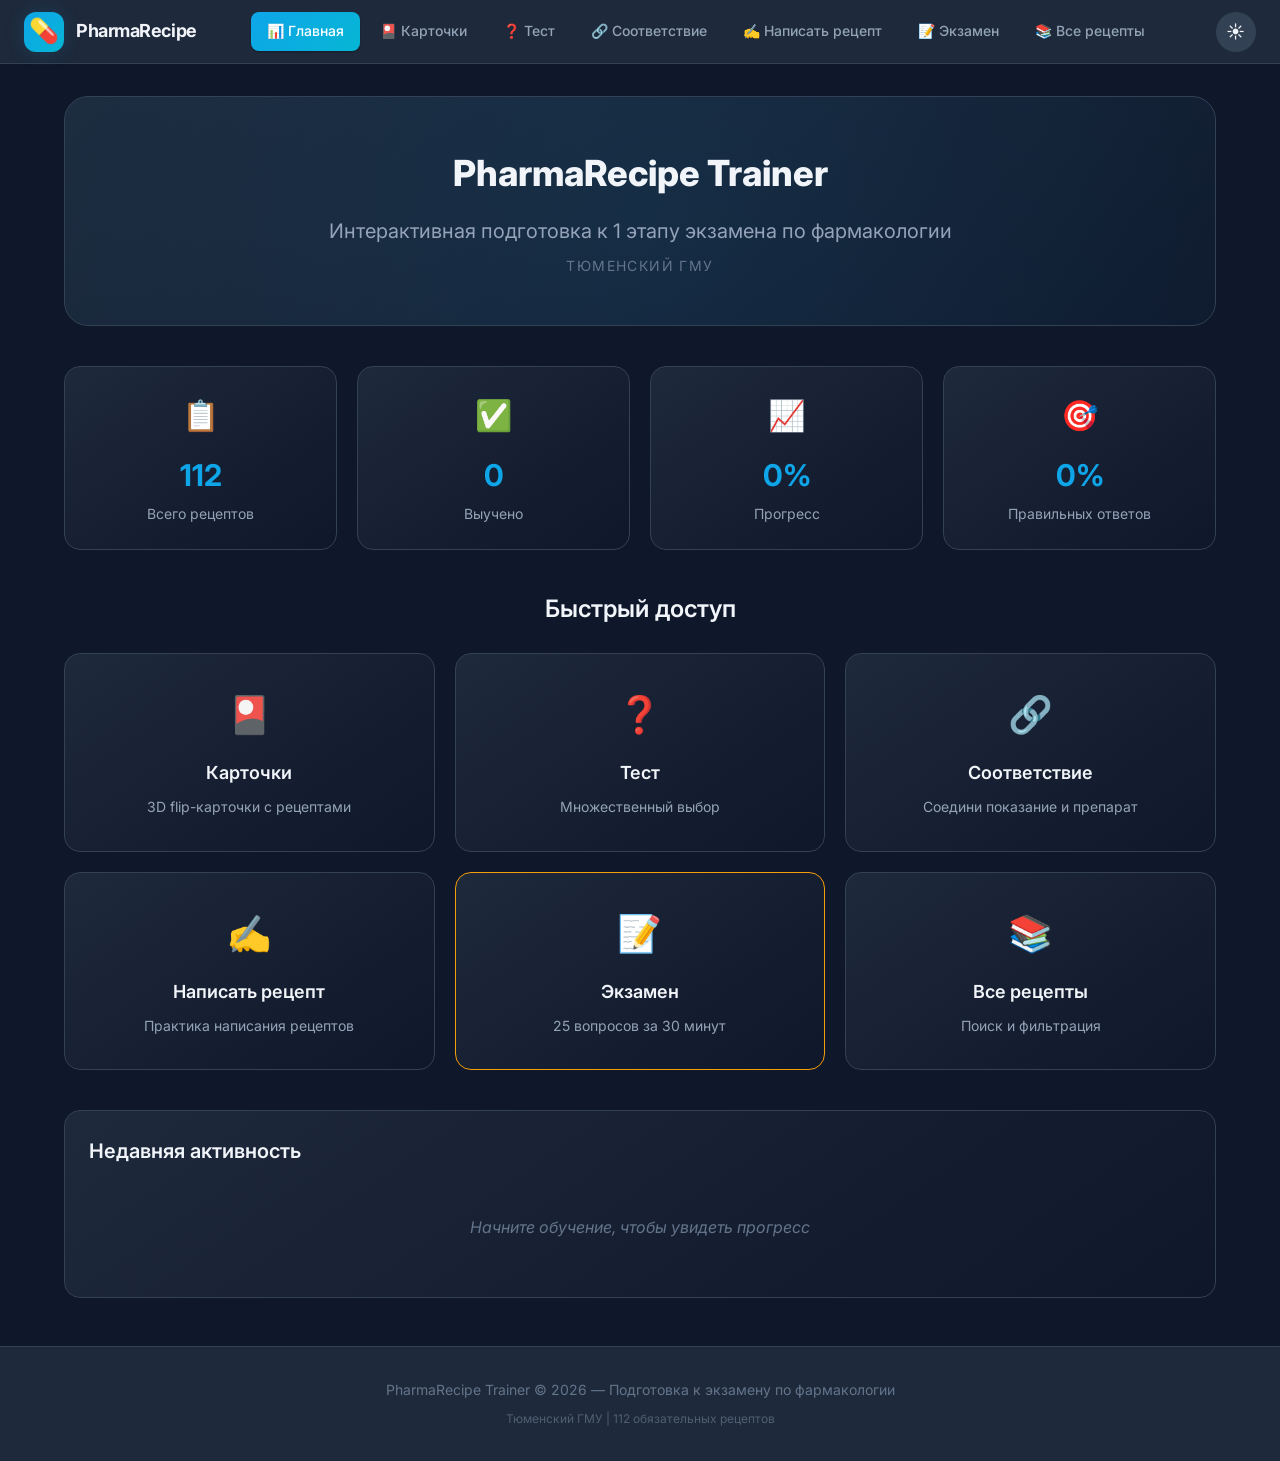
<file: index.html>
<!DOCTYPE html>
<html lang="ru">
<head>
  <meta charset="UTF-8">
  <meta name="viewport" content="width=device-width, initial-scale=1.0">
  <title>PharmaRecipe Trainer — Подготовка к экзамену по фармакологии</title>
  <link rel="stylesheet" href="styles.css">
  <!-- Preconnect for fonts -->
  <link rel="preconnect" href="https://fonts.googleapis.com">
  <link rel="preconnect" href="https://fonts.gstatic.com" crossorigin>
  <link href="https://fonts.googleapis.com/css2?family=Inter:wght@300;400;500;600;700&family=JetBrains+Mono:wght@400;500&display=swap" rel="stylesheet">
</head>
<body>
  <!-- ═══════════════════════════════════════════════════════════════ -->
  <!-- NAVIGATION BAR                                                 -->
  <!-- ═══════════════════════════════════════════════════════════════ -->
  <nav class="navbar" id="navbar">
    <div class="nav-brand">
      <div class="nav-logo">💊</div>
      <span class="nav-title">PharmaRecipe</span>
    </div>

    <button class="nav-toggle" id="navToggle" aria-label="Открыть меню">
      <span></span><span></span><span></span>
    </button>

    <ul class="nav-menu" id="navMenu">
      <li><a href="#dashboard" class="nav-link active" data-view="dashboard">📊 Главная</a></li>
      <li><a href="#flashcards" class="nav-link" data-view="flashcards">🎴 Карточки</a></li>
      <li><a href="#quiz" class="nav-link" data-view="quiz">❓ Тест</a></li>
      <li><a href="#matching" class="nav-link" data-view="matching">🔗 Соответствие</a></li>
      <li><a href="#write" class="nav-link" data-view="write">✍️ Написать рецепт</a></li>
      <li><a href="#exam" class="nav-link" data-view="exam">📝 Экзамен</a></li>
      <li><a href="#recipes" class="nav-link" data-view="recipes">📚 Все рецепты</a></li>
    </ul>

    <div class="nav-actions">
      <button class="theme-toggle" id="themeToggle" title="Переключить тему">
        <span class="theme-icon">🌙</span>
      </button>
    </div>
  </nav>

  <!-- ═══════════════════════════════════════════════════════════════ -->
  <!-- MOBILE OVERLAY                                                 -->
  <!-- ═══════════════════════════════════════════════════════════════ -->
  <div class="mobile-overlay" id="mobileOverlay"></div>

  <!-- ═══════════════════════════════════════════════════════════════ -->
  <!-- MAIN CONTENT AREA                                              -->
  <!-- ═══════════════════════════════════════════════════════════════ -->
  <main class="main-container" id="mainContainer">

    <!-- ───────────────────────────────────────────────────────────── -->
    <!-- VIEW: DASHBOARD                                               -->
    <!-- ───────────────────────────────────────────────────────────── -->
    <section class="view" id="view-dashboard">
      <div class="dashboard-hero">
        <h1>PharmaRecipe Trainer</h1>
        <p class="subtitle">Интерактивная подготовка к 1 этапу экзамена по фармакологии</p>
        <p class="university">Тюменский ГМУ</p>
      </div>

      <div class="stats-grid">
        <div class="stat-card">
          <div class="stat-icon">📋</div>
          <div class="stat-value" id="statTotal">0</div>
          <div class="stat-label">Всего рецептов</div>
        </div>
        <div class="stat-card">
          <div class="stat-icon">✅</div>
          <div class="stat-value" id="statLearned">0</div>
          <div class="stat-label">Выучено</div>
        </div>
        <div class="stat-card">
          <div class="stat-icon">📈</div>
          <div class="stat-value" id="statPercent">0%</div>
          <div class="stat-label">Прогресс</div>
        </div>
        <div class="stat-card">
          <div class="stat-icon">🎯</div>
          <div class="stat-value" id="statAccuracy">0%</div>
          <div class="stat-label">Правильных ответов</div>
        </div>
      </div>

      <div class="quick-access">
        <h2>Быстрый доступ</h2>
        <div class="quick-grid">
          <a href="#flashcards" class="quick-card">
            <span class="quick-icon">🎴</span>
            <span class="quick-title">Карточки</span>
            <span class="quick-desc">3D flip-карточки с рецептами</span>
          </a>
          <a href="#quiz" class="quick-card">
            <span class="quick-icon">❓</span>
            <span class="quick-title">Тест</span>
            <span class="quick-desc">Множественный выбор</span>
          </a>
          <a href="#matching" class="quick-card">
            <span class="quick-icon">🔗</span>
            <span class="quick-title">Соответствие</span>
            <span class="quick-desc">Соедини показание и препарат</span>
          </a>
          <a href="#write" class="quick-card">
            <span class="quick-icon">✍️</span>
            <span class="quick-title">Написать рецепт</span>
            <span class="quick-desc">Практика написания рецептов</span>
          </a>
          <a href="#exam" class="quick-card exam-card">
            <span class="quick-icon">📝</span>
            <span class="quick-title">Экзамен</span>
            <span class="quick-desc">25 вопросов за 30 минут</span>
          </a>
          <a href="#recipes" class="quick-card">
            <span class="quick-icon">📚</span>
            <span class="quick-title">Все рецепты</span>
            <span class="quick-desc">Поиск и фильтрация</span>
          </a>
        </div>
      </div>

      <div class="recent-activity" id="recentActivity">
        <h2>Недавняя активность</h2>
        <div class="activity-list" id="activityList">
          <p class="empty-state">Начните обучение, чтобы увидеть прогресс</p>
        </div>
      </div>
    </section>

    <!-- ───────────────────────────────────────────────────────────── -->
    <!-- VIEW: FLASHCARDS                                              -->
    <!-- ───────────────────────────────────────────────────────────── -->
    <section class="view hidden" id="view-flashcards">
      <div class="view-header">
        <h1>🎴 Карточки</h1>
        <p>Изучайте рецепты с 3D-эффектом переворота</p>
      </div>

      <div class="flashcard-controls">
        <div class="control-group">
          <label for="fcCategory">Категория:</label>
          <select id="fcCategory">
            <option value="all">Все категории</option>
          </select>
        </div>
        <div class="control-group">
          <label>
            <input type="checkbox" id="fcShuffle"> Случайный порядок
          </label>
        </div>
        <div class="control-group">
          <button class="btn btn-secondary" id="fcReset">↻ Сбросить прогресс</button>
        </div>
      </div>

      <div class="flashcard-progress">
        <div class="progress-bar">
          <div class="progress-fill" id="fcProgressFill"></div>
        </div>
        <span class="progress-text" id="fcProgressText">0 / 0</span>
      </div>

      <div class="flashcard-container" id="flashcardContainer">
        <div class="flashcard" id="flashcard">
          <div class="flashcard-inner">
            <div class="flashcard-front">
              <div class="fc-category" id="fcFrontCategory"></div>
              <div class="fc-indication" id="fcFrontIndication"></div>
              <div class="fc-drug" id="fcFrontDrug"></div>
              <div class="fc-hint">Нажмите, чтобы перевернуть ↻</div>
            </div>
            <div class="flashcard-back">
              <div class="fc-category" id="fcBackCategory"></div>
              <div class="fc-recipe" id="fcBackRecipe"></div>
              <div class="fc-note" id="fcBackNote"></div>
            </div>
          </div>
        </div>
      </div>

      <div class="flashcard-actions">
        <button class="btn btn-danger" id="fcAgain">🔁 Повторить</button>
        <button class="btn btn-primary" id="fcShow">👁 Показать ответ</button>
        <button class="btn btn-success" id="fcKnow">✅ Знаю</button>
      </div>
    </section>

    <!-- ───────────────────────────────────────────────────────────── -->
    <!-- VIEW: QUIZ                                                    -->
    <!-- ───────────────────────────────────────────────────────────── -->
    <section class="view hidden" id="view-quiz">
      <div class="view-header">
        <h1>❓ Тест с выбором ответа</h1>
        <p>Проверьте знания с разными типами вопросов</p>
      </div>

      <div class="quiz-setup" id="quizSetup">
        <div class="setup-card">
          <h3>Настройки теста</h3>
          <div class="setup-options">
            <div class="setup-option">
              <label>Количество вопросов:</label>
              <div class="radio-group">
                <label><input type="radio" name="quizCount" value="10" checked> 10</label>
                <label><input type="radio" name="quizCount" value="25"> 25</label>
                <label><input type="radio" name="quizCount" value="50"> 50</label>
              </div>
            </div>
            <div class="setup-option">
              <label>Категория:</label>
              <select id="quizCategory">
                <option value="all">Все категории</option>
              </select>
            </div>
          </div>
          <button class="btn btn-primary btn-large" id="quizStart">▶ Начать тест</button>
        </div>
      </div>

      <div class="quiz-game hidden" id="quizGame">
        <div class="quiz-progress">
          <div class="progress-bar">
            <div class="progress-fill" id="quizProgressFill"></div>
          </div>
          <span class="progress-text" id="quizProgressText">1 / 10</span>
        </div>

        <div class="quiz-question-card">
          <div class="quiz-type-badge" id="quizTypeBadge">Тип вопроса</div>
          <h2 class="quiz-question" id="quizQuestion"></h2>
          <div class="quiz-context" id="quizContext"></div>
        </div>

        <div class="quiz-options" id="quizOptions"></div>

        <div class="quiz-feedback hidden" id="quizFeedback">
          <div class="feedback-icon" id="feedbackIcon"></div>
          <div class="feedback-text" id="feedbackText"></div>
          <div class="feedback-explanation" id="feedbackExplanation"></div>
        </div>

        <div class="quiz-actions">
          <button class="btn btn-primary hidden" id="quizNext">Далее →</button>
        </div>
      </div>

      <div class="quiz-results hidden" id="quizResults">
        <div class="results-card">
          <div class="results-icon">🏆</div>
          <h2>Результаты теста</h2>
          <div class="results-score" id="quizScore"></div>
          <div class="results-stats" id="quizStats"></div>
          <div class="results-actions">
            <button class="btn btn-primary" id="quizRestart">↻ Пройти ещё раз</button>
            <a href="#dashboard" class="btn btn-secondary">На главную</a>
          </div>
        </div>
      </div>
    </section>

    <!-- ───────────────────────────────────────────────────────────── -->
    <!-- VIEW: MATCHING                                                -->
    <!-- ───────────────────────────────────────────────────────────── -->
    <section class="view hidden" id="view-matching">
      <div class="view-header">
        <h1>🔗 Задание на соответствие</h1>
        <p>Соедините показание, препарат и рецепт</p>
      </div>

      <div class="matching-setup" id="matchingSetup">
        <div class="setup-card">
          <h3>Настройки</h3>
          <div class="setup-options">
            <div class="setup-option">
              <label>Сложность:</label>
              <div class="radio-group">
                <label><input type="radio" name="matchDiff" value="easy" checked> Легко (3 пары)</label>
                <label><input type="radio" name="matchDiff" value="medium"> Средне (5 пар)</label>
                <label><input type="radio" name="matchDiff" value="hard"> Сложно (8 пар)</label>
              </div>
            </div>
          </div>
          <button class="btn btn-primary btn-large" id="matchStart">▶ Начать</button>
        </div>
      </div>

      <div class="matching-game hidden" id="matchingGame">
        <div class="matching-info">
          <span id="matchPairsFound">0</span> / <span id="matchPairsTotal">0</span> пар найдено
        </div>

        <div class="matching-board" id="matchingBoard">
          <!-- Generated dynamically -->
        </div>

        <div class="matching-actions">
          <button class="btn btn-secondary" id="matchShuffle">↻ Перемешать</button>
          <button class="btn btn-danger" id="matchGiveUp">Сдаться</button>
        </div>
      </div>

      <div class="matching-results hidden" id="matchingResults">
        <div class="results-card">
          <div class="results-icon">🎯</div>
          <h2>Результат</h2>
          <div class="results-score" id="matchScore"></div>
          <div class="results-actions">
            <button class="btn btn-primary" id="matchRestart">↻ Играть снова</button>
          </div>
        </div>
      </div>
    </section>

    <!-- ───────────────────────────────────────────────────────────── -->
    <!-- VIEW: WRITE RECIPE                                            -->
    <!-- ───────────────────────────────────────────────────────────── -->
    <section class="view hidden" id="view-write">
      <div class="view-header">
        <h1>✍️ Написать рецепт</h1>
        <p>Практикуйтесь в написании рецептов по показанию и препарату</p>
      </div>

      <div class="write-setup" id="writeSetup">
        <div class="setup-card">
          <h3>Настройки</h3>
          <div class="setup-options">
            <div class="setup-option">
              <label>Категория:</label>
              <select id="writeCategory">
                <option value="all">Все категории</option>
              </select>
            </div>
          </div>
          <button class="btn btn-primary btn-large" id="writeStart">▶ Начать</button>
        </div>
      </div>

      <div class="write-game hidden" id="writeGame">
        <div class="write-task">
          <div class="task-label">Показание:</div>
          <div class="task-indication" id="writeIndication"></div>
          <div class="task-label">Препарат:</div>
          <div class="task-drug" id="writeDrug"></div>
          <div class="task-label">Латинское название:</div>
          <div class="task-latin" id="writeLatin"></div>
        </div>

        <div class="write-input-area">
          <label for="writeRecipeInput">Напишите рецепт:</label>
          <textarea id="writeRecipeInput" rows="8" placeholder="Rp.: ...
D.t.d. N. ...
S. ..."></textarea>
          <div class="write-hints">
            <small>💡 Подсказка: начните с "Rp.:" и включите D.t.d. N. и S.</small>
          </div>
        </div>

        <div class="write-actions">
          <button class="btn btn-secondary" id="writeHint">💡 Подсказка</button>
          <button class="btn btn-primary" id="writeCheck">✓ Проверить</button>
          <button class="btn btn-success hidden" id="writeNext">Далее →</button>
        </div>

        <div class="write-feedback hidden" id="writeFeedback">
          <div class="feedback-header" id="writeFeedbackHeader"></div>
          <div class="feedback-details" id="writeFeedbackDetails"></div>
          <div class="correct-recipe" id="writeCorrectRecipe"></div>
        </div>
      </div>
    </section>

    <!-- ───────────────────────────────────────────────────────────── -->
    <!-- VIEW: EXAM MODE                                               -->
    <!-- ───────────────────────────────────────────────────────────── -->
    <section class="view hidden" id="view-exam">
      <div class="view-header">
        <h1>📝 Экзаменационный режим</h1>
        <p>25 случайных вопросов за 30 минут</p>
      </div>

      <div class="exam-setup" id="examSetup">
        <div class="setup-card exam-intro">
          <div class="exam-icon">🎓</div>
          <h3>Экзамен по фармакологии</h3>
          <ul class="exam-rules">
            <li>📋 25 случайных вопросов из всех категорий</li>
            <li>⏱️ На выполнение даётся 30 минут</li>
            <li>❌ Нельзя вернуться к предыдущим вопросам</li>
            <li>✅ Результат покажет процент правильных ответов и разбор ошибок</li>
          </ul>
          <button class="btn btn-primary btn-large" id="examStart">▶ Начать экзамен</button>
        </div>
      </div>

      <div class="exam-game hidden" id="examGame">
        <div class="exam-header">
          <div class="exam-timer" id="examTimer">30:00</div>
          <div class="exam-progress">
            <span id="examQuestionNum">1</span> / 25
          </div>
        </div>

        <div class="exam-question-card">
          <h2 class="exam-question" id="examQuestion"></h2>
          <div class="exam-context" id="examContext"></div>
        </div>

        <div class="exam-options" id="examOptions"></div>

        <div class="exam-actions">
          <button class="btn btn-primary" id="examNext">Ответить →</button>
        </div>
      </div>

      <div class="exam-results hidden" id="examResults">
        <div class="results-card">
          <div class="results-icon" id="examResultIcon">🎓</div>
          <h2>Результаты экзамена</h2>
          <div class="exam-time-spent" id="examTimeSpent"></div>
          <div class="results-score" id="examScore"></div>
          <div class="exam-grade" id="examGrade"></div>

          <div class="exam-breakdown" id="examBreakdown">
            <h3>Разбор ошибок</h3>
            <div class="breakdown-list" id="breakdownList"></div>
          </div>

          <div class="results-actions">
            <button class="btn btn-primary" id="examRestart">↻ Пройти ещё раз</button>
            <a href="#dashboard" class="btn btn-secondary">На главную</a>
          </div>
        </div>
      </div>
    </section>

    <!-- ───────────────────────────────────────────────────────────── -->
    <!-- VIEW: ALL RECIPES                                             -->
    <!-- ───────────────────────────────────────────────────────────── -->
    <section class="view hidden" id="view-recipes">
      <div class="view-header">
        <h1>📚 Все рецепты</h1>
        <p>Полная библиотека рецептов с поиском и фильтрацией</p>
      </div>

      <div class="recipes-toolbar">
        <div class="search-box">
          <input type="text" id="recipeSearch" placeholder="🔍 Поиск по показанию, препарату или латинскому названию...">
        </div>
        <div class="filter-box">
          <select id="recipeFilter">
            <option value="all">Все категории</option>
          </select>
        </div>
        <div class="sort-box">
          <select id="recipeSort">
            <option value="id">По номеру</option>
            <option value="category">По категории</option>
            <option value="drug">По препарату</option>
            <option value="learned">Сначала невыученные</option>
          </select>
        </div>
      </div>

      <div class="recipes-stats">
        <span id="recipesCount">Показано: 0 / 0</span>
        <button class="btn btn-small btn-danger" id="resetProgress">↻ Сбросить весь прогресс</button>
      </div>

      <div class="recipes-grid" id="recipesGrid">
        <!-- Generated dynamically -->
      </div>

      <div class="recipe-modal hidden" id="recipeModal">
        <div class="modal-overlay" id="modalOverlay"></div>
        <div class="modal-content">
          <button class="modal-close" id="modalClose">&times;</button>
          <div class="modal-body" id="modalBody"></div>
        </div>
      </div>
    </section>

  </main>

  <!-- ═══════════════════════════════════════════════════════════════ -->
  <!-- FOOTER                                                         -->
  <!-- ═══════════════════════════════════════════════════════════════ -->
  <footer class="footer">
    <p>PharmaRecipe Trainer &copy; 2026 — Подготовка к экзамену по фармакологии</p>
    <p class="footer-sub">Тюменский ГМУ | 112 обязательных рецептов</p>
  </footer>

  <!-- ═══════════════════════════════════════════════════════════════ -->
  <!-- SCRIPTS                                                        -->
  <!-- ═══════════════════════════════════════════════════════════════ -->
  <script src="data.js"></script>
  <script src="app.js"></script>
</body>
</html>
</file>
<file: styles.css>
/* ═══════════════════════════════════════════════════════════════ */
/* PHARMARECIPE TRAINER — STYLESHEET                              */
/* Modern medical dark theme with light mode support               */
/* ═══════════════════════════════════════════════════════════════ */

/* ─── CSS Custom Properties (Design Tokens) ─── */
:root {
  /* Color Palette — Dark Theme (Default) */
  --bg-primary: #0f172a;
  --bg-secondary: #1e293b;
  --bg-tertiary: #334155;
  --bg-card: #1e293b;
  --bg-card-hover: #263449;
  --bg-input: #0f172a;
  --bg-overlay: rgba(0, 0, 0, 0.7);

  --text-primary: #f1f5f9;
  --text-secondary: #94a3b8;
  --text-muted: #64748b;
  --text-accent: #38bdf8;

  --border-color: #334155;
  --border-light: #475569;

  /* Medical Accent Colors */
  --accent-primary: #0ea5e9;
  --accent-secondary: #06b6d4;
  --accent-success: #22c55e;
  --accent-warning: #f59e0b;
  --accent-danger: #ef4444;
  --accent-info: #8b5cf6;

  /* Gradients */
  --gradient-primary: linear-gradient(135deg, #0ea5e9 0%, #06b6d4 100%);
  --gradient-success: linear-gradient(135deg, #22c55e 0%, #16a34a 100%);
  --gradient-danger: linear-gradient(135deg, #ef4444 0%, #dc2626 100%);
  --gradient-card: linear-gradient(145deg, #1e293b 0%, #0f172a 100%);

  /* Shadows */
  --shadow-sm: 0 1px 2px rgba(0, 0, 0, 0.3);
  --shadow-md: 0 4px 6px -1px rgba(0, 0, 0, 0.4), 0 2px 4px -2px rgba(0, 0, 0, 0.3);
  --shadow-lg: 0 10px 15px -3px rgba(0, 0, 0, 0.5), 0 4px 6px -4px rgba(0, 0, 0, 0.4);
  --shadow-glow: 0 0 20px rgba(14, 165, 233, 0.15);

  /* Typography */
  --font-sans: 'Inter', -apple-system, BlinkMacSystemFont, 'Segoe UI', Roboto, sans-serif;
  --font-mono: 'JetBrains Mono', 'Fira Code', 'Consolas', monospace;

  --text-xs: 0.75rem;
  --text-sm: 0.875rem;
  --text-base: 1rem;
  --text-lg: 1.125rem;
  --text-xl: 1.25rem;
  --text-2xl: 1.5rem;
  --text-3xl: 1.875rem;
  --text-4xl: 2.25rem;

  /* Spacing */
  --space-1: 0.25rem;
  --space-2: 0.5rem;
  --space-3: 0.75rem;
  --space-4: 1rem;
  --space-5: 1.25rem;
  --space-6: 1.5rem;
  --space-8: 2rem;
  --space-10: 2.5rem;
  --space-12: 3rem;

  /* Border Radius */
  --radius-sm: 0.375rem;
  --radius-md: 0.5rem;
  --radius-lg: 0.75rem;
  --radius-xl: 1rem;
  --radius-2xl: 1.5rem;
  --radius-full: 9999px;

  /* Transitions */
  --transition-fast: 150ms ease;
  --transition-base: 250ms ease;
  --transition-slow: 350ms ease;

  /* Layout */
  --navbar-height: 64px;
  --max-width: 1200px;
  --sidebar-width: 260px;
}

/* ─── Light Theme ─── */
[data-theme="light"] {
  --bg-primary: #f8fafc;
  --bg-secondary: #ffffff;
  --bg-tertiary: #e2e8f0;
  --bg-card: #ffffff;
  --bg-card-hover: #f1f5f9;
  --bg-input: #f8fafc;
  --bg-overlay: rgba(0, 0, 0, 0.5);

  --text-primary: #0f172a;
  --text-secondary: #475569;
  --text-muted: #94a3b8;
  --text-accent: #0284c7;

  --border-color: #e2e8f0;
  --border-light: #cbd5e1;

  --shadow-sm: 0 1px 2px rgba(0, 0, 0, 0.05);
  --shadow-md: 0 4px 6px -1px rgba(0, 0, 0, 0.1), 0 2px 4px -2px rgba(0, 0, 0, 0.05);
  --shadow-lg: 0 10px 15px -3px rgba(0, 0, 0, 0.1), 0 4px 6px -4px rgba(0, 0, 0, 0.05);
  --shadow-glow: 0 0 20px rgba(14, 165, 233, 0.1);

  --gradient-card: linear-gradient(145deg, #ffffff 0%, #f8fafc 100%);
}

/* ─── Reset & Base ─── */
*, *::before, *::after {
  box-sizing: border-box;
  margin: 0;
  padding: 0;
}

html {
  scroll-behavior: smooth;
  font-size: 16px;
}

body {
  font-family: var(--font-sans);
  background-color: var(--bg-primary);
  color: var(--text-primary);
  line-height: 1.6;
  min-height: 100vh;
  overflow-x: hidden;
  -webkit-font-smoothing: antialiased;
  -moz-osx-font-smoothing: grayscale;
}

a {
  color: var(--accent-primary);
  text-decoration: none;
  transition: color var(--transition-fast);
}

a:hover {
  color: var(--accent-secondary);
}

button {
  font-family: inherit;
  cursor: pointer;
  border: none;
  background: none;
}

input, select, textarea {
  font-family: inherit;
  font-size: inherit;
}

img {
  max-width: 100%;
  height: auto;
}

/* ─── Utility Classes ─── */
.hidden { display: none !important; }
.sr-only {
  position: absolute;
  width: 1px;
  height: 1px;
  padding: 0;
  margin: -1px;
  overflow: hidden;
  clip: rect(0, 0, 0, 0);
  white-space: nowrap;
  border: 0;
}

/* ═══════════════════════════════════════════════════════════════ */
/* NAVIGATION                                                     */
/* ═══════════════════════════════════════════════════════════════ */

.navbar {
  position: fixed;
  top: 0;
  left: 0;
  right: 0;
  height: var(--navbar-height);
  background: var(--bg-secondary);
  border-bottom: 1px solid var(--border-color);
  display: flex;
  align-items: center;
  justify-content: space-between;
  padding: 0 var(--space-6);
  z-index: 1000;
  backdrop-filter: blur(12px);
  -webkit-backdrop-filter: blur(12px);
}

.nav-brand {
  display: flex;
  align-items: center;
  gap: var(--space-3);
}

.nav-logo {
  font-size: var(--text-2xl);
  width: 40px;
  height: 40px;
  display: flex;
  align-items: center;
  justify-content: center;
  background: var(--gradient-primary);
  border-radius: var(--radius-lg);
  box-shadow: var(--shadow-glow);
}

.nav-title {
  font-size: var(--text-lg);
  font-weight: 700;
  color: var(--text-primary);
  letter-spacing: -0.025em;
}

.nav-menu {
  display: flex;
  list-style: none;
  gap: var(--space-1);
}

.nav-link {
  display: flex;
  align-items: center;
  gap: var(--space-2);
  padding: var(--space-2) var(--space-4);
  border-radius: var(--radius-md);
  color: var(--text-secondary);
  font-size: var(--text-sm);
  font-weight: 500;
  transition: all var(--transition-fast);
  white-space: nowrap;
}

.nav-link:hover {
  background: var(--bg-tertiary);
  color: var(--text-primary);
}

.nav-link.active {
  background: var(--gradient-primary);
  color: white;
  box-shadow: var(--shadow-sm);
}

.nav-actions {
  display: flex;
  align-items: center;
  gap: var(--space-3);
}

.theme-toggle {
  width: 40px;
  height: 40px;
  border-radius: var(--radius-full);
  background: var(--bg-tertiary);
  color: var(--text-primary);
  font-size: var(--text-lg);
  display: flex;
  align-items: center;
  justify-content: center;
  transition: all var(--transition-fast);
}

.theme-toggle:hover {
  background: var(--accent-primary);
  transform: rotate(20deg);
}

/* Mobile Nav Toggle */
.nav-toggle {
  display: none;
  flex-direction: column;
  gap: 4px;
  padding: var(--space-2);
}

.nav-toggle span {
  display: block;
  width: 24px;
  height: 2px;
  background: var(--text-primary);
  border-radius: var(--radius-full);
  transition: all var(--transition-fast);
}

.nav-toggle.active span:nth-child(1) {
  transform: rotate(45deg) translate(5px, 5px);
}

.nav-toggle.active span:nth-child(2) {
  opacity: 0;
}

.nav-toggle.active span:nth-child(3) {
  transform: rotate(-45deg) translate(5px, -5px);
}

.mobile-overlay {
  display: none;
  position: fixed;
  inset: 0;
  background: var(--bg-overlay);
  z-index: 998;
}

.mobile-overlay.active {
  display: block;
}

/* ═══════════════════════════════════════════════════════════════ */
/* MAIN CONTAINER                                                 */
/* ═══════════════════════════════════════════════════════════════ */

.main-container {
  max-width: var(--max-width);
  margin: 0 auto;
  padding: calc(var(--navbar-height) + var(--space-8)) var(--space-6) var(--space-12);
  min-height: 100vh;
}

/* ─── Views ─── */
.view {
  animation: fadeIn 0.4s ease;
}

@keyframes fadeIn {
  from { opacity: 0; transform: translateY(10px); }
  to { opacity: 1; transform: translateY(0); }
}

.view-header {
  text-align: center;
  margin-bottom: var(--space-10);
  padding: var(--space-8) 0;
}

.view-header h1 {
  font-size: var(--text-4xl);
  font-weight: 700;
  margin-bottom: var(--space-3);
  background: var(--gradient-primary);
  -webkit-background-clip: text;
  -webkit-text-fill-color: transparent;
  background-clip: text;
}

.view-header p {
  font-size: var(--text-lg);
  color: var(--text-secondary);
  max-width: 600px;
  margin: 0 auto;
}

/* ═══════════════════════════════════════════════════════════════ */
/* DASHBOARD                                                      */
/* ═══════════════════════════════════════════════════════════════ */

.dashboard-hero {
  text-align: center;
  padding: var(--space-12) var(--space-6);
  margin-bottom: var(--space-10);
  background: var(--gradient-card);
  border-radius: var(--radius-2xl);
  border: 1px solid var(--border-color);
  position: relative;
  overflow: hidden;
}

.dashboard-hero::before {
  content: '';
  position: absolute;
  top: -50%;
  left: -50%;
  width: 200%;
  height: 200%;
  background: radial-gradient(circle, rgba(14, 165, 233, 0.1) 0%, transparent 70%);
  animation: pulse 4s ease-in-out infinite;
}

@keyframes pulse {
  0%, 100% { transform: scale(1); opacity: 0.5; }
  50% { transform: scale(1.1); opacity: 0.8; }
}

.dashboard-hero h1 {
  font-size: var(--text-4xl);
  font-weight: 800;
  margin-bottom: var(--space-3);
  position: relative;
  z-index: 1;
}

.dashboard-hero .subtitle {
  font-size: var(--text-xl);
  color: var(--text-secondary);
  margin-bottom: var(--space-2);
  position: relative;
  z-index: 1;
}

.dashboard-hero .university {
  font-size: var(--text-sm);
  color: var(--text-muted);
  text-transform: uppercase;
  letter-spacing: 0.1em;
  position: relative;
  z-index: 1;
}

/* Stats Grid */
.stats-grid {
  display: grid;
  grid-template-columns: repeat(4, 1fr);
  gap: var(--space-5);
  margin-bottom: var(--space-10);
}

.stat-card {
  background: var(--gradient-card);
  border: 1px solid var(--border-color);
  border-radius: var(--radius-xl);
  padding: var(--space-6);
  text-align: center;
  transition: all var(--transition-base);
  position: relative;
  overflow: hidden;
}

.stat-card::after {
  content: '';
  position: absolute;
  top: 0;
  left: 0;
  right: 0;
  height: 3px;
  background: var(--gradient-primary);
  opacity: 0;
  transition: opacity var(--transition-fast);
}

.stat-card:hover {
  transform: translateY(-4px);
  box-shadow: var(--shadow-lg);
  border-color: var(--accent-primary);
}

.stat-card:hover::after {
  opacity: 1;
}

.stat-icon {
  font-size: var(--text-3xl);
  margin-bottom: var(--space-3);
}

.stat-value {
  font-size: var(--text-3xl);
  font-weight: 700;
  color: var(--accent-primary);
  margin-bottom: var(--space-1);
}

.stat-label {
  font-size: var(--text-sm);
  color: var(--text-secondary);
}

/* Quick Access */
.quick-access {
  margin-bottom: var(--space-10);
}

.quick-access h2 {
  font-size: var(--text-2xl);
  font-weight: 600;
  margin-bottom: var(--space-6);
  text-align: center;
}

.quick-grid {
  display: grid;
  grid-template-columns: repeat(3, 1fr);
  gap: var(--space-5);
}

.quick-card {
  display: flex;
  flex-direction: column;
  align-items: center;
  text-align: center;
  padding: var(--space-8) var(--space-6);
  background: var(--gradient-card);
  border: 1px solid var(--border-color);
  border-radius: var(--radius-xl);
  transition: all var(--transition-base);
  color: var(--text-primary);
}

.quick-card:hover {
  transform: translateY(-6px);
  box-shadow: var(--shadow-lg), var(--shadow-glow);
  border-color: var(--accent-primary);
  color: var(--text-primary);
}

.quick-icon {
  font-size: var(--text-4xl);
  margin-bottom: var(--space-4);
  transition: transform var(--transition-base);
}

.quick-card:hover .quick-icon {
  transform: scale(1.2);
}

.quick-title {
  font-size: var(--text-lg);
  font-weight: 600;
  margin-bottom: var(--space-2);
}

.quick-desc {
  font-size: var(--text-sm);
  color: var(--text-secondary);
}

.exam-card {
  border-color: var(--accent-warning);
}

.exam-card:hover {
  border-color: var(--accent-warning);
  box-shadow: var(--shadow-lg), 0 0 20px rgba(245, 158, 11, 0.15);
}

/* Recent Activity */
.recent-activity {
  background: var(--gradient-card);
  border: 1px solid var(--border-color);
  border-radius: var(--radius-xl);
  padding: var(--space-6);
}

.recent-activity h2 {
  font-size: var(--text-xl);
  font-weight: 600;
  margin-bottom: var(--space-4);
}

.activity-list {
  display: flex;
  flex-direction: column;
  gap: var(--space-3);
}

.activity-item {
  display: flex;
  align-items: center;
  gap: var(--space-4);
  padding: var(--space-4);
  background: var(--bg-primary);
  border-radius: var(--radius-lg);
  border-left: 3px solid var(--accent-primary);
}

.activity-icon {
  font-size: var(--text-xl);
  width: 40px;
  height: 40px;
  display: flex;
  align-items: center;
  justify-content: center;
  background: var(--bg-tertiary);
  border-radius: var(--radius-md);
}

.activity-content {
  flex: 1;
}

.activity-title {
  font-weight: 600;
  font-size: var(--text-sm);
}

.activity-time {
  font-size: var(--text-xs);
  color: var(--text-muted);
}

.activity-score {
  font-weight: 700;
  color: var(--accent-primary);
}

.empty-state {
  text-align: center;
  color: var(--text-muted);
  padding: var(--space-8);
  font-style: italic;
}

/* ═══════════════════════════════════════════════════════════════ */
/* BUTTONS                                                        */
/* ═══════════════════════════════════════════════════════════════ */

.btn {
  display: inline-flex;
  align-items: center;
  justify-content: center;
  gap: var(--space-2);
  padding: var(--space-3) var(--space-5);
  border-radius: var(--radius-lg);
  font-size: var(--text-sm);
  font-weight: 600;
  transition: all var(--transition-fast);
  border: 1px solid transparent;
  cursor: pointer;
  white-space: nowrap;
}

.btn-primary {
  background: var(--gradient-primary);
  color: white;
  box-shadow: var(--shadow-sm);
}

.btn-primary:hover {
  transform: translateY(-2px);
  box-shadow: var(--shadow-md), var(--shadow-glow);
}

.btn-secondary {
  background: var(--bg-tertiary);
  color: var(--text-primary);
  border-color: var(--border-light);
}

.btn-secondary:hover {
  background: var(--bg-card-hover);
  border-color: var(--accent-primary);
}

.btn-success {
  background: var(--gradient-success);
  color: white;
}

.btn-success:hover {
  transform: translateY(-2px);
  box-shadow: var(--shadow-md), 0 0 20px rgba(34, 197, 94, 0.2);
}

.btn-danger {
  background: var(--gradient-danger);
  color: white;
}

.btn-danger:hover {
  transform: translateY(-2px);
  box-shadow: var(--shadow-md), 0 0 20px rgba(239, 68, 68, 0.2);
}

.btn-large {
  padding: var(--space-4) var(--space-8);
  font-size: var(--text-base);
}

.btn-small {
  padding: var(--space-2) var(--space-3);
  font-size: var(--text-xs);
}

.btn:disabled {
  opacity: 0.5;
  cursor: not-allowed;
  transform: none !important;
}

/* ═══════════════════════════════════════════════════════════════ */
/* SETUP CARDS (Shared across views)                              */
/* ═══════════════════════════════════════════════════════════════ */

.setup-card {
  max-width: 600px;
  margin: 0 auto;
  background: var(--gradient-card);
  border: 1px solid var(--border-color);
  border-radius: var(--radius-2xl);
  padding: var(--space-8);
  text-align: center;
}

.setup-card h3 {
  font-size: var(--text-xl);
  font-weight: 600;
  margin-bottom: var(--space-6);
}

.setup-options {
  display: flex;
  flex-direction: column;
  gap: var(--space-5);
  margin-bottom: var(--space-8);
  text-align: left;
}

.setup-option {
  display: flex;
  flex-direction: column;
  gap: var(--space-2);
}

.setup-option label {
  font-weight: 500;
  font-size: var(--text-sm);
  color: var(--text-secondary);
}

.radio-group {
  display: flex;
  gap: var(--space-4);
  flex-wrap: wrap;
}

.radio-group label {
  display: flex;
  align-items: center;
  gap: var(--space-2);
  padding: var(--space-2) var(--space-4);
  background: var(--bg-primary);
  border: 1px solid var(--border-color);
  border-radius: var(--radius-md);
  cursor: pointer;
  transition: all var(--transition-fast);
  font-weight: 400;
}

.radio-group label:hover {
  border-color: var(--accent-primary);
}

.radio-group input[type="radio"] {
  accent-color: var(--accent-primary);
}

select, input[type="text"], textarea {
  padding: var(--space-3) var(--space-4);
  background: var(--bg-input);
  border: 1px solid var(--border-color);
  border-radius: var(--radius-md);
  color: var(--text-primary);
  font-size: var(--text-sm);
  transition: all var(--transition-fast);
  width: 100%;
}

select:focus, input[type="text"]:focus, textarea:focus {
  outline: none;
  border-color: var(--accent-primary);
  box-shadow: 0 0 0 3px rgba(14, 165, 233, 0.1);
}

textarea {
  resize: vertical;
  min-height: 120px;
  font-family: var(--font-mono);
  line-height: 1.8;
}

/* Progress Bar */
.progress-bar {
  width: 100%;
  height: 8px;
  background: var(--bg-tertiary);
  border-radius: var(--radius-full);
  overflow: hidden;
  margin-bottom: var(--space-2);
}

.progress-fill {
  height: 100%;
  background: var(--gradient-primary);
  border-radius: var(--radius-full);
  transition: width 0.5s ease;
}

.progress-text {
  font-size: var(--text-sm);
  color: var(--text-secondary);
  font-weight: 500;
}

/* ═══════════════════════════════════════════════════════════════ */
/* FLASHCARDS                                                     */
/* ═══════════════════════════════════════════════════════════════ */

.flashcard-controls {
  display: flex;
  align-items: center;
  justify-content: center;
  gap: var(--space-6);
  margin-bottom: var(--space-6);
  flex-wrap: wrap;
}

.control-group {
  display: flex;
  align-items: center;
  gap: var(--space-2);
}

.control-group label {
  font-size: var(--text-sm);
  color: var(--text-secondary);
  font-weight: 500;
}

.control-group input[type="checkbox"] {
  accent-color: var(--accent-primary);
  width: 18px;
  height: 18px;
}

.flashcard-progress {
  max-width: 600px;
  margin: 0 auto var(--space-8);
  text-align: center;
}

/* 3D Flashcard */
.flashcard-container {
  display: flex;
  justify-content: center;
  margin-bottom: var(--space-8);
  perspective: 1200px;
}

.flashcard {
  width: 100%;
  max-width: 600px;
  height: 420px;
  cursor: pointer;
  position: relative;
}

.flashcard-inner {
  position: relative;
  width: 100%;
  height: 100%;
  text-align: center;
  transition: transform 0.7s cubic-bezier(0.4, 0, 0.2, 1);
  transform-style: preserve-3d;
}

.flashcard.flipped .flashcard-inner {
  transform: rotateY(180deg);
}

.flashcard-front,
.flashcard-back {
  position: absolute;
  width: 100%;
  height: 100%;
  backface-visibility: hidden;
  -webkit-backface-visibility: hidden;
  border-radius: var(--radius-2xl);
  padding: var(--space-8);
  display: flex;
  flex-direction: column;
  justify-content: center;
  align-items: center;
  background: var(--gradient-card);
  border: 1px solid var(--border-color);
  box-shadow: var(--shadow-lg);
}

.flashcard-front {
  background: linear-gradient(145deg, var(--bg-card) 0%, var(--bg-primary) 100%);
}

.flashcard-back {
  transform: rotateY(180deg);
  background: linear-gradient(145deg, var(--bg-primary) 0%, var(--bg-card) 100%);
  border-color: var(--accent-primary);
}

.fc-category {
  position: absolute;
  top: var(--space-5);
  left: var(--space-5);
  font-size: var(--text-xs);
  font-weight: 600;
  text-transform: uppercase;
  letter-spacing: 0.05em;
  color: var(--accent-primary);
  background: rgba(14, 165, 233, 0.1);
  padding: var(--space-1) var(--space-3);
  border-radius: var(--radius-full);
}

.fc-indication {
  font-size: var(--text-xl);
  font-weight: 600;
  color: var(--text-primary);
  margin-bottom: var(--space-4);
  line-height: 1.4;
}

.fc-drug {
  font-size: var(--text-2xl);
  font-weight: 700;
  color: var(--accent-primary);
  margin-bottom: var(--space-2);
}

.fc-hint {
  position: absolute;
  bottom: var(--space-5);
  font-size: var(--text-xs);
  color: var(--text-muted);
  animation: bounce 2s infinite;
}

@keyframes bounce {
  0%, 100% { transform: translateY(0); }
  50% { transform: translateY(-5px); }
}

.fc-recipe {
  font-family: var(--font-mono);
  font-size: var(--text-sm);
  line-height: 2;
  color: var(--text-primary);
  text-align: left;
  white-space: pre-wrap;
  background: var(--bg-primary);
  padding: var(--space-5);
  border-radius: var(--radius-lg);
  border: 1px solid var(--border-color);
  width: 100%;
  max-height: 280px;
  overflow-y: auto;
}

.fc-note {
  margin-top: var(--space-4);
  font-size: var(--text-sm);
  color: var(--text-secondary);
  text-align: left;
  padding: var(--space-4);
  background: rgba(14, 165, 233, 0.05);
  border-radius: var(--radius-md);
  border-left: 3px solid var(--accent-primary);
  width: 100%;
}

.flashcard-actions {
  display: flex;
  justify-content: center;
  gap: var(--space-4);
  flex-wrap: wrap;
}

/* ═══════════════════════════════════════════════════════════════ */
/* QUIZ                                                           */
/* ═══════════════════════════════════════════════════════════════ */

.quiz-game {
  max-width: 800px;
  margin: 0 auto;
}

.quiz-progress {
  margin-bottom: var(--space-6);
}

.quiz-question-card {
  background: var(--gradient-card);
  border: 1px solid var(--border-color);
  border-radius: var(--radius-xl);
  padding: var(--space-8);
  margin-bottom: var(--space-6);
  text-align: center;
}

.quiz-type-badge {
  display: inline-block;
  padding: var(--space-1) var(--space-3);
  background: var(--accent-info);
  color: white;
  font-size: var(--text-xs);
  font-weight: 600;
  text-transform: uppercase;
  letter-spacing: 0.05em;
  border-radius: var(--radius-full);
  margin-bottom: var(--space-4);
}

.quiz-question {
  font-size: var(--text-xl);
  font-weight: 600;
  line-height: 1.5;
  margin-bottom: var(--space-3);
}

.quiz-context {
  font-size: var(--text-sm);
  color: var(--text-secondary);
  font-style: italic;
}

.quiz-options {
  display: flex;
  flex-direction: column;
  gap: var(--space-3);
  margin-bottom: var(--space-6);
}

.quiz-option {
  display: flex;
  align-items: center;
  gap: var(--space-4);
  padding: var(--space-5);
  background: var(--bg-card);
  border: 2px solid var(--border-color);
  border-radius: var(--radius-lg);
  cursor: pointer;
  transition: all var(--transition-fast);
  text-align: left;
}

.quiz-option:hover {
  border-color: var(--accent-primary);
  background: var(--bg-card-hover);
}

.quiz-option.selected {
  border-color: var(--accent-primary);
  background: rgba(14, 165, 233, 0.1);
}

.quiz-option.correct {
  border-color: var(--accent-success);
  background: rgba(34, 197, 94, 0.1);
}

.quiz-option.incorrect {
  border-color: var(--accent-danger);
  background: rgba(239, 68, 68, 0.1);
}

.quiz-option.disabled {
  opacity: 0.6;
  cursor: not-allowed;
}

.option-letter {
  width: 36px;
  height: 36px;
  display: flex;
  align-items: center;
  justify-content: center;
  background: var(--bg-tertiary);
  border-radius: var(--radius-md);
  font-weight: 700;
  font-size: var(--text-sm);
  flex-shrink: 0;
}

.quiz-option.correct .option-letter {
  background: var(--accent-success);
  color: white;
}

.quiz-option.incorrect .option-letter {
  background: var(--accent-danger);
  color: white;
}

.option-text {
  font-size: var(--text-base);
  line-height: 1.5;
}

/* Quiz Feedback */
.quiz-feedback {
  background: var(--gradient-card);
  border: 1px solid var(--border-color);
  border-radius: var(--radius-xl);
  padding: var(--space-6);
  margin-bottom: var(--space-6);
  text-align: center;
  animation: slideUp 0.3s ease;
}

@keyframes slideUp {
  from { opacity: 0; transform: translateY(20px); }
  to { opacity: 1; transform: translateY(0); }
}

.feedback-icon {
  font-size: var(--text-4xl);
  margin-bottom: var(--space-3);
}

.feedback-text {
  font-size: var(--text-xl);
  font-weight: 700;
  margin-bottom: var(--space-3);
}

.feedback-text.correct {
  color: var(--accent-success);
}

.feedback-text.incorrect {
  color: var(--accent-danger);
}

.feedback-explanation {
  font-size: var(--text-sm);
  color: var(--text-secondary);
  line-height: 1.6;
  background: var(--bg-primary);
  padding: var(--space-4);
  border-radius: var(--radius-md);
  text-align: left;
}

.quiz-actions {
  display: flex;
  justify-content: center;
  gap: var(--space-4);
}

/* Results */
.results-card {
  max-width: 600px;
  margin: 0 auto;
  background: var(--gradient-card);
  border: 1px solid var(--border-color);
  border-radius: var(--radius-2xl);
  padding: var(--space-10);
  text-align: center;
}

.results-icon {
  font-size: var(--text-5xl);
  margin-bottom: var(--space-4);
}

.results-card h2 {
  font-size: var(--text-2xl);
  font-weight: 700;
  margin-bottom: var(--space-4);
}

.results-score {
  font-size: var(--text-5xl);
  font-weight: 800;
  background: var(--gradient-primary);
  -webkit-background-clip: text;
  -webkit-text-fill-color: transparent;
  background-clip: text;
  margin-bottom: var(--space-4);
}

.results-stats {
  display: flex;
  justify-content: center;
  gap: var(--space-8);
  margin-bottom: var(--space-8);
  color: var(--text-secondary);
  font-size: var(--text-sm);
}

.results-actions {
  display: flex;
  justify-content: center;
  gap: var(--space-4);
  flex-wrap: wrap;
}

/* ═══════════════════════════════════════════════════════════════ */
/* MATCHING GAME                                                  */
/* ═══════════════════════════════════════════════════════════════ */

.matching-game {
  max-width: 900px;
  margin: 0 auto;
}

.matching-info {
  text-align: center;
  font-size: var(--text-lg);
  font-weight: 600;
  margin-bottom: var(--space-6);
  color: var(--accent-primary);
}

.matching-board {
  display: grid;
  grid-template-columns: repeat(2, 1fr);
  gap: var(--space-4);
  margin-bottom: var(--space-6);
}

.match-column {
  display: flex;
  flex-direction: column;
  gap: var(--space-3);
}

.match-column-title {
  text-align: center;
  font-size: var(--text-sm);
  font-weight: 600;
  text-transform: uppercase;
  letter-spacing: 0.05em;
  color: var(--text-muted);
  margin-bottom: var(--space-2);
}

.match-item {
  padding: var(--space-4);
  background: var(--bg-card);
  border: 2px solid var(--border-color);
  border-radius: var(--radius-lg);
  cursor: pointer;
  transition: all var(--transition-fast);
  font-size: var(--text-sm);
  text-align: center;
  min-height: 60px;
  display: flex;
  align-items: center;
  justify-content: center;
}

.match-item:hover {
  border-color: var(--accent-primary);
  background: var(--bg-card-hover);
}

.match-item.selected {
  border-color: var(--accent-primary);
  background: rgba(14, 165, 233, 0.15);
  box-shadow: 0 0 0 3px rgba(14, 165, 233, 0.2);
}

.match-item.matched {
  border-color: var(--accent-success);
  background: rgba(34, 197, 94, 0.1);
  cursor: default;
  animation: matchPulse 0.5s ease;
}

.match-item.wrong {
  border-color: var(--accent-danger);
  background: rgba(239, 68, 68, 0.1);
  animation: shake 0.4s ease;
}

@keyframes matchPulse {
  0% { transform: scale(1); }
  50% { transform: scale(1.05); }
  100% { transform: scale(1); }
}

@keyframes shake {
  0%, 100% { transform: translateX(0); }
  20% { transform: translateX(-8px); }
  40% { transform: translateX(8px); }
  60% { transform: translateX(-4px); }
  80% { transform: translateX(4px); }
}

.matching-actions {
  display: flex;
  justify-content: center;
  gap: var(--space-4);
}

/* ═══════════════════════════════════════════════════════════════ */
/* WRITE RECIPE                                                   */
/* ═══════════════════════════════════════════════════════════════ */

.write-game {
  max-width: 800px;
  margin: 0 auto;
}

.write-task {
  background: var(--gradient-card);
  border: 1px solid var(--border-color);
  border-radius: var(--radius-xl);
  padding: var(--space-6);
  margin-bottom: var(--space-6);
}

.task-label {
  font-size: var(--text-xs);
  font-weight: 600;
  text-transform: uppercase;
  letter-spacing: 0.05em;
  color: var(--text-muted);
  margin-bottom: var(--space-1);
}

.task-indication {
  font-size: var(--text-lg);
  font-weight: 600;
  color: var(--text-primary);
  margin-bottom: var(--space-4);
}

.task-drug {
  font-size: var(--text-xl);
  font-weight: 700;
  color: var(--accent-primary);
  margin-bottom: var(--space-4);
}

.task-latin {
  font-family: var(--font-mono);
  font-size: var(--text-sm);
  color: var(--text-secondary);
  font-style: italic;
  margin-bottom: var(--space-2);
}

.write-input-area {
  margin-bottom: var(--space-6);
}

.write-input-area label {
  display: block;
  font-weight: 600;
  margin-bottom: var(--space-3);
  color: var(--text-secondary);
}

.write-hints {
  margin-top: var(--space-2);
  color: var(--text-muted);
}

.write-actions {
  display: flex;
  justify-content: center;
  gap: var(--space-4);
  margin-bottom: var(--space-6);
  flex-wrap: wrap;
}

.write-feedback {
  background: var(--gradient-card);
  border: 1px solid var(--border-color);
  border-radius: var(--radius-xl);
  padding: var(--space-6);
  animation: slideUp 0.3s ease;
}

.feedback-header {
  font-size: var(--text-xl);
  font-weight: 700;
  margin-bottom: var(--space-4);
  text-align: center;
}

.feedback-header.correct {
  color: var(--accent-success);
}

.feedback-header.partial {
  color: var(--accent-warning);
}

.feedback-header.incorrect {
  color: var(--accent-danger);
}

.feedback-details {
  margin-bottom: var(--space-4);
}

.feedback-item {
  display: flex;
  align-items: center;
  gap: var(--space-2);
  padding: var(--space-2) 0;
  font-size: var(--text-sm);
}

.feedback-item .check {
  color: var(--accent-success);
}

.feedback-item .cross {
  color: var(--accent-danger);
}

.correct-recipe {
  background: var(--bg-primary);
  border: 1px solid var(--border-color);
  border-radius: var(--radius-lg);
  padding: var(--space-5);
  font-family: var(--font-mono);
  font-size: var(--text-sm);
  line-height: 2;
  white-space: pre-wrap;
}

.correct-recipe-label {
  font-family: var(--font-sans);
  font-weight: 600;
  margin-bottom: var(--space-2);
  color: var(--accent-primary);
}

/* ═══════════════════════════════════════════════════════════════ */
/* EXAM MODE                                                      */
/* ═══════════════════════════════════════════════════════════════ */

.exam-intro {
  text-align: left;
}

.exam-icon {
  font-size: var(--text-5xl);
  text-align: center;
  margin-bottom: var(--space-4);
}

.exam-rules {
  list-style: none;
  margin-bottom: var(--space-8);
}

.exam-rules li {
  padding: var(--space-3) 0;
  border-bottom: 1px solid var(--border-color);
  font-size: var(--text-sm);
  color: var(--text-secondary);
}

.exam-rules li:last-child {
  border-bottom: none;
}

.exam-game {
  max-width: 800px;
  margin: 0 auto;
}

.exam-header {
  display: flex;
  justify-content: space-between;
  align-items: center;
  margin-bottom: var(--space-6);
  padding: var(--space-4) var(--space-6);
  background: var(--gradient-card);
  border: 1px solid var(--border-color);
  border-radius: var(--radius-xl);
}

.exam-timer {
  font-family: var(--font-mono);
  font-size: var(--text-xl);
  font-weight: 700;
  color: var(--accent-primary);
}

.exam-timer.warning {
  color: var(--accent-warning);
  animation: timerPulse 1s infinite;
}

.exam-timer.danger {
  color: var(--accent-danger);
  animation: timerPulse 0.5s infinite;
}

@keyframes timerPulse {
  0%, 100% { opacity: 1; }
  50% { opacity: 0.5; }
}

.exam-progress {
  font-size: var(--text-sm);
  font-weight: 600;
  color: var(--text-secondary);
}

.exam-question-card {
  background: var(--gradient-card);
  border: 1px solid var(--border-color);
  border-radius: var(--radius-xl);
  padding: var(--space-8);
  margin-bottom: var(--space-6);
  text-align: center;
}

.exam-question {
  font-size: var(--text-xl);
  font-weight: 600;
  line-height: 1.5;
  margin-bottom: var(--space-3);
}

.exam-context {
  font-size: var(--text-sm);
  color: var(--text-secondary);
  font-style: italic;
}

.exam-options {
  display: flex;
  flex-direction: column;
  gap: var(--space-3);
  margin-bottom: var(--space-6);
}

.exam-option {
  display: flex;
  align-items: center;
  gap: var(--space-4);
  padding: var(--space-5);
  background: var(--bg-card);
  border: 2px solid var(--border-color);
  border-radius: var(--radius-lg);
  cursor: pointer;
  transition: all var(--transition-fast);
  text-align: left;
}

.exam-option:hover {
  border-color: var(--accent-primary);
  background: var(--bg-card-hover);
}

.exam-option.selected {
  border-color: var(--accent-primary);
  background: rgba(14, 165, 233, 0.1);
}

.exam-actions {
  display: flex;
  justify-content: center;
}

/* Exam Results */
.exam-time-spent {
  font-size: var(--text-sm);
  color: var(--text-secondary);
  margin-bottom: var(--space-4);
}

.exam-grade {
  font-size: var(--text-3xl);
  font-weight: 800;
  margin-bottom: var(--space-6);
}

.exam-grade.excellent {
  color: var(--accent-success);
}

.exam-grade.good {
  color: var(--accent-primary);
}

.exam-grade.satisfactory {
  color: var(--accent-warning);
}

.exam-grade.fail {
  color: var(--accent-danger);
}

.exam-breakdown {
  margin-top: var(--space-8);
  text-align: left;
}

.exam-breakdown h3 {
  font-size: var(--text-lg);
  font-weight: 600;
  margin-bottom: var(--space-4);
  text-align: center;
}

.breakdown-list {
  display: flex;
  flex-direction: column;
  gap: var(--space-3);
  max-height: 400px;
  overflow-y: auto;
}

.breakdown-item {
  padding: var(--space-4);
  background: var(--bg-primary);
  border: 1px solid var(--border-color);
  border-radius: var(--radius-lg);
}

.breakdown-item.correct {
  border-left: 4px solid var(--accent-success);
}

.breakdown-item.incorrect {
  border-left: 4px solid var(--accent-danger);
}

.breakdown-question {
  font-weight: 600;
  margin-bottom: var(--space-2);
  font-size: var(--text-sm);
}

.breakdown-answer {
  font-size: var(--text-sm);
  color: var(--text-secondary);
}

.breakdown-answer .label {
  font-weight: 600;
}

.breakdown-answer .correct-ans {
  color: var(--accent-success);
}

.breakdown-answer .user-ans {
  color: var(--accent-danger);
  text-decoration: line-through;
}

/* ═══════════════════════════════════════════════════════════════ */
/* ALL RECIPES                                                    */
/* ═══════════════════════════════════════════════════════════════ */

.recipes-toolbar {
  display: flex;
  gap: var(--space-4);
  margin-bottom: var(--space-6);
  flex-wrap: wrap;
}

.search-box {
  flex: 2;
  min-width: 250px;
}

.filter-box, .sort-box {
  flex: 1;
  min-width: 180px;
}

.recipes-stats {
  display: flex;
  justify-content: space-between;
  align-items: center;
  margin-bottom: var(--space-4);
  font-size: var(--text-sm);
  color: var(--text-secondary);
}

.recipes-grid {
  display: grid;
  grid-template-columns: repeat(auto-fill, minmax(350px, 1fr));
  gap: var(--space-4);
}

.recipe-card {
  background: var(--gradient-card);
  border: 1px solid var(--border-color);
  border-radius: var(--radius-xl);
  padding: var(--space-5);
  transition: all var(--transition-base);
  cursor: pointer;
  position: relative;
}

.recipe-card:hover {
  transform: translateY(-4px);
  box-shadow: var(--shadow-lg);
  border-color: var(--accent-primary);
}

.recipe-card.learned {
  border-color: var(--accent-success);
}

.recipe-card.learned::before {
  content: '✓';
  position: absolute;
  top: var(--space-3);
  right: var(--space-3);
  width: 24px;
  height: 24px;
  background: var(--accent-success);
  color: white;
  border-radius: var(--radius-full);
  display: flex;
  align-items: center;
  justify-content: center;
  font-size: var(--text-xs);
  font-weight: 700;
}

.recipe-card-category {
  display: inline-block;
  font-size: var(--text-xs);
  font-weight: 600;
  text-transform: uppercase;
  letter-spacing: 0.05em;
  color: var(--accent-primary);
  background: rgba(14, 165, 233, 0.1);
  padding: var(--space-1) var(--space-2);
  border-radius: var(--radius-sm);
  margin-bottom: var(--space-3);
}

.recipe-card-indication {
  font-size: var(--text-sm);
  font-weight: 600;
  color: var(--text-primary);
  margin-bottom: var(--space-2);
  line-height: 1.4;
}

.recipe-card-drug {
  font-size: var(--text-base);
  font-weight: 700;
  color: var(--accent-primary);
  margin-bottom: var(--space-2);
}

.recipe-card-latin {
  font-family: var(--font-mono);
  font-size: var(--text-xs);
  color: var(--text-muted);
  font-style: italic;
  margin-bottom: var(--space-3);
}

.recipe-card-meta {
  display: flex;
  gap: var(--space-3);
  font-size: var(--text-xs);
  color: var(--text-muted);
}

.recipe-card-meta span {
  display: flex;
  align-items: center;
  gap: var(--space-1);
}

/* Recipe Modal */
.recipe-modal {
  position: fixed;
  inset: 0;
  z-index: 2000;
  display: flex;
  align-items: center;
  justify-content: center;
  padding: var(--space-4);
}

.modal-overlay {
  position: absolute;
  inset: 0;
  background: var(--bg-overlay);
  backdrop-filter: blur(4px);
}

.modal-content {
  position: relative;
  background: var(--bg-secondary);
  border: 1px solid var(--border-color);
  border-radius: var(--radius-2xl);
  max-width: 700px;
  width: 100%;
  max-height: 90vh;
  overflow-y: auto;
  box-shadow: var(--shadow-lg);
  animation: modalIn 0.3s ease;
}

@keyframes modalIn {
  from { opacity: 0; transform: scale(0.95); }
  to { opacity: 1; transform: scale(1); }
}

.modal-close {
  position: absolute;
  top: var(--space-4);
  right: var(--space-4);
  width: 36px;
  height: 36px;
  display: flex;
  align-items: center;
  justify-content: center;
  background: var(--bg-tertiary);
  border-radius: var(--radius-full);
  color: var(--text-primary);
  font-size: var(--text-xl);
  z-index: 10;
  transition: all var(--transition-fast);
}

.modal-close:hover {
  background: var(--accent-danger);
  color: white;
}

.modal-body {
  padding: var(--space-8);
}

.modal-category {
  display: inline-block;
  font-size: var(--text-xs);
  font-weight: 600;
  text-transform: uppercase;
  letter-spacing: 0.05em;
  color: var(--accent-primary);
  background: rgba(14, 165, 233, 0.1);
  padding: var(--space-1) var(--space-3);
  border-radius: var(--radius-full);
  margin-bottom: var(--space-4);
}

.modal-indication {
  font-size: var(--text-xl);
  font-weight: 600;
  margin-bottom: var(--space-2);
}

.modal-drug {
  font-size: var(--text-2xl);
  font-weight: 700;
  color: var(--accent-primary);
  margin-bottom: var(--space-2);
}

.modal-latin {
  font-family: var(--font-mono);
  font-size: var(--text-sm);
  color: var(--text-muted);
  font-style: italic;
  margin-bottom: var(--space-6);
}

.modal-recipe {
  font-family: var(--font-mono);
  font-size: var(--text-sm);
  line-height: 2;
  background: var(--bg-primary);
  padding: var(--space-6);
  border-radius: var(--radius-lg);
  border: 1px solid var(--border-color);
  white-space: pre-wrap;
  margin-bottom: var(--space-6);
}

.modal-note {
  font-size: var(--text-sm);
  color: var(--text-secondary);
  line-height: 1.6;
  padding: var(--space-4);
  background: rgba(14, 165, 233, 0.05);
  border-radius: var(--radius-md);
  border-left: 3px solid var(--accent-primary);
  margin-bottom: var(--space-6);
}

.modal-actions {
  display: flex;
  gap: var(--space-4);
  flex-wrap: wrap;
}

/* ═══════════════════════════════════════════════════════════════ */
/* FOOTER                                                         */
/* ═══════════════════════════════════════════════════════════════ */

.footer {
  text-align: center;
  padding: var(--space-8) var(--space-6);
  background: var(--bg-secondary);
  border-top: 1px solid var(--border-color);
  color: var(--text-muted);
  font-size: var(--text-sm);
}

.footer-sub {
  margin-top: var(--space-2);
  font-size: var(--text-xs);
  color: var(--text-muted);
  opacity: 0.7;
}

/* ═══════════════════════════════════════════════════════════════ */
/* RESPONSIVE DESIGN                                              */
/* ═══════════════════════════════════════════════════════════════ */

@media (max-width: 1024px) {
  .stats-grid {
    grid-template-columns: repeat(2, 1fr);
  }

  .quick-grid {
    grid-template-columns: repeat(2, 1fr);
  }

  .recipes-grid {
    grid-template-columns: repeat(auto-fill, minmax(300px, 1fr));
  }
}

@media (max-width: 768px) {
  .navbar {
    padding: 0 var(--space-4);
  }

  .nav-toggle {
    display: flex;
  }

  .nav-menu {
    position: fixed;
    top: var(--navbar-height);
    left: 0;
    right: 0;
    background: var(--bg-secondary);
    flex-direction: column;
    padding: var(--space-4);
    gap: var(--space-1);
    border-bottom: 1px solid var(--border-color);
    transform: translateY(-100%);
    opacity: 0;
    visibility: hidden;
    transition: all var(--transition-base);
    z-index: 999;
  }

  .nav-menu.active {
    transform: translateY(0);
    opacity: 1;
    visibility: visible;
  }

  .nav-link {
    padding: var(--space-3) var(--space-4);
    border-radius: var(--radius-md);
  }

  .main-container {
    padding: calc(var(--navbar-height) + var(--space-4)) var(--space-4) var(--space-8);
  }

  .view-header h1 {
    font-size: var(--text-2xl);
  }

  .view-header p {
    font-size: var(--text-base);
  }

  .stats-grid {
    grid-template-columns: repeat(2, 1fr);
    gap: var(--space-3);
  }

  .stat-card {
    padding: var(--space-4);
  }

  .stat-value {
    font-size: var(--text-2xl);
  }

  .quick-grid {
    grid-template-columns: 1fr;
  }

  .flashcard {
    height: 360px;
  }

  .flashcard-front,
  .flashcard-back {
    padding: var(--space-5);
  }

  .fc-recipe {
    font-size: var(--text-xs);
    padding: var(--space-3);
  }

  .flashcard-actions {
    flex-direction: column;
    align-items: center;
  }

  .flashcard-actions .btn {
    width: 100%;
    max-width: 280px;
  }

  .quiz-question-card,
  .exam-question-card,
  .write-task {
    padding: var(--space-5);
  }

  .quiz-option,
  .exam-option {
    padding: var(--space-4);
  }

  .matching-board {
    grid-template-columns: 1fr;
  }

  .recipes-toolbar {
    flex-direction: column;
  }

  .search-box, .filter-box, .sort-box {
    width: 100%;
  }

  .recipes-grid {
    grid-template-columns: 1fr;
  }

  .results-card {
    padding: var(--space-6);
  }

  .results-score {
    font-size: var(--text-4xl);
  }

  .modal-content {
    margin: var(--space-2);
    max-height: 95vh;
  }

  .modal-body {
    padding: var(--space-5);
  }

  .setup-card {
    padding: var(--space-5);
  }

  .radio-group {
    flex-direction: column;
    gap: var(--space-2);
  }

  .radio-group label {
    width: 100%;
  }

  .exam-header {
    flex-direction: column;
    gap: var(--space-3);
    text-align: center;
  }

  .breakdown-list {
    max-height: 300px;
  }
}

@media (max-width: 480px) {
  .stats-grid {
    grid-template-columns: 1fr 1fr;
  }

  .stat-icon {
    font-size: var(--text-2xl);
  }

  .stat-value {
    font-size: var(--text-xl);
  }

  .dashboard-hero h1 {
    font-size: var(--text-2xl);
  }

  .dashboard-hero .subtitle {
    font-size: var(--text-base);
  }

  .flashcard {
    height: 320px;
  }

  .fc-drug {
    font-size: var(--text-lg);
  }

  .fc-indication {
    font-size: var(--text-base);
  }

  .fc-recipe {
    font-size: 11px;
    line-height: 1.6;
  }

  .quiz-question,
  .exam-question {
    font-size: var(--text-lg);
  }

  .results-actions {
    flex-direction: column;
  }

  .results-actions .btn {
    width: 100%;
  }
}

/* Scrollbar Styling */
::-webkit-scrollbar {
  width: 8px;
  height: 8px;
}

::-webkit-scrollbar-track {
  background: var(--bg-primary);
}

::-webkit-scrollbar-thumb {
  background: var(--bg-tertiary);
  border-radius: var(--radius-full);
}

::-webkit-scrollbar-thumb:hover {
  background: var(--border-light);
}

/* Selection */
::selection {
  background: rgba(14, 165, 233, 0.3);
  color: var(--text-primary);
}
</file>
